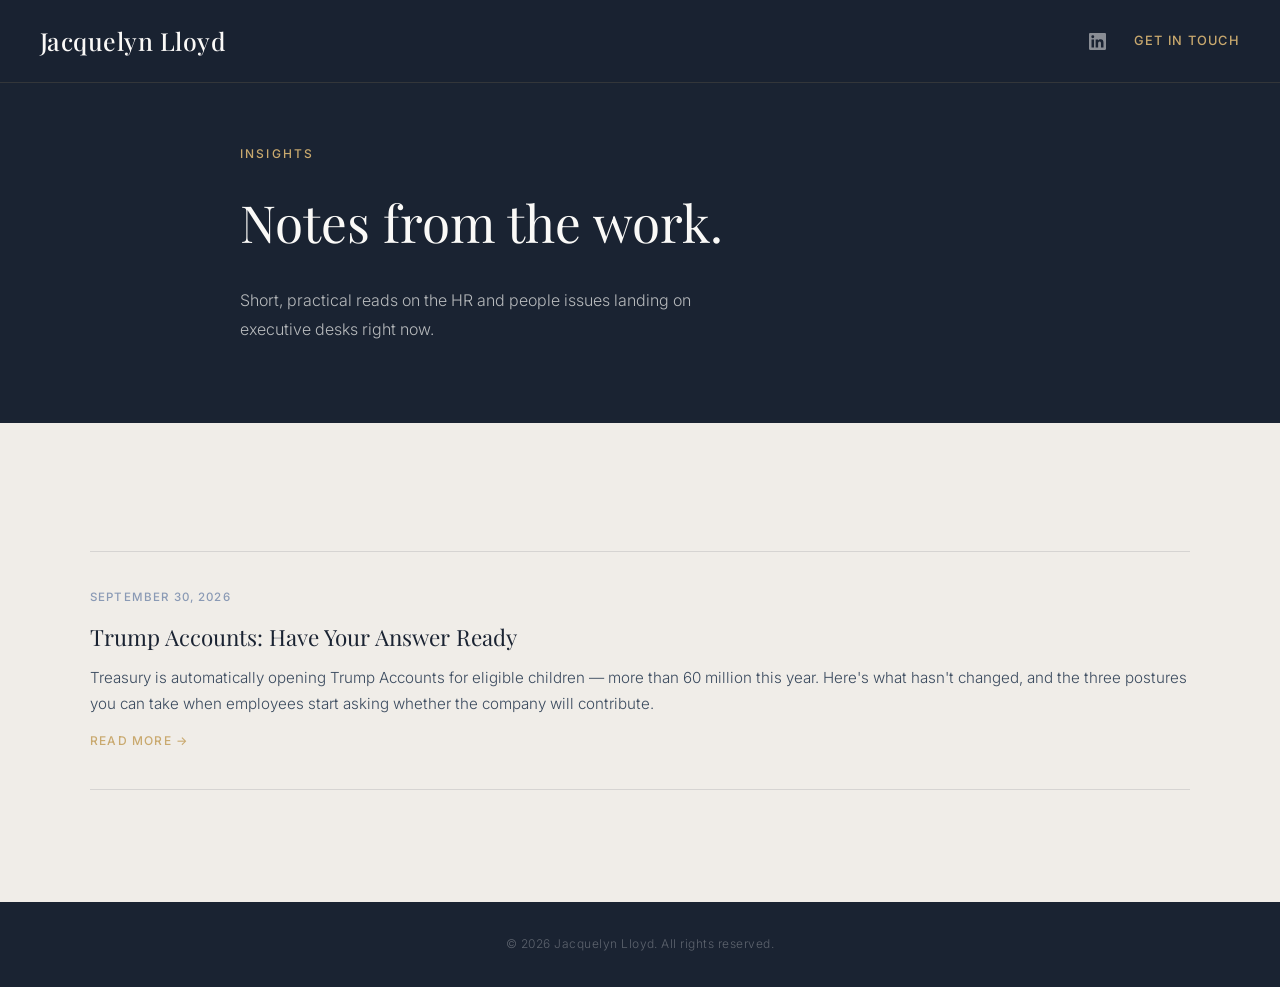
<file: articles/index.html>
<!DOCTYPE html>
<html lang="en">
<head>
  <meta charset="UTF-8" />
  <meta name="viewport" content="width=device-width, initial-scale=1.0" />
  <title>Insights — Jacquelyn Lloyd</title>
  <link rel="preconnect" href="https://fonts.googleapis.com" />
  <link rel="preconnect" href="https://fonts.gstatic.com" crossorigin />
  <link href="https://fonts.googleapis.com/css2?family=Playfair+Display:ital,wght@0,400;0,500;0,700;1,400;1,500&family=Inter:wght@300;400;500&display=swap" rel="stylesheet" />
  <link rel="stylesheet" href="../style.css" />
</head>
<body>

  <!-- NAV -->
  <nav>
    <a href="../index.html" class="nav-name">Jacquelyn Lloyd</a>
    <div class="nav-right">
      <a href="https://www.linkedin.com/in/jacquelynlloyd" target="_blank" rel="noopener" class="nav-linkedin" aria-label="LinkedIn">
        <svg width="17" height="17" viewBox="0 0 24 24" fill="currentColor" xmlns="http://www.w3.org/2000/svg">
          <path d="M20.45 20.45h-3.554v-5.569c0-1.328-.024-3.037-1.852-3.037-1.853 0-2.136 1.446-2.136 2.94v5.666H9.354V9h3.414v1.561h.048c.476-.9 1.637-1.85 3.37-1.85 3.602 0 4.267 2.37 4.267 5.455v6.284zM5.337 7.433a2.062 2.062 0 0 1-2.063-2.065 2.064 2.064 0 1 1 2.063 2.065zm1.782 13.017H3.555V9h3.564v11.45zM22.225 0H1.771C.792 0 0 .774 0 1.729v20.542C0 23.227.792 24 1.771 24h20.451C23.2 24 24 23.227 24 22.271V1.729C24 .774 23.2 0 22.222 0h.003z"/>
        </svg>
      </a>
      <a href="../index.html#contact" class="nav-cta">Get in Touch</a>
    </div>
  </nav>

  <!-- ARTICLES HERO -->
  <section id="articles-hero">
    <div class="section-inner fade-in">
      <p class="hero-eyebrow">Insights</p>
      <h1 class="hero-headline">Notes from the work.</h1>
      <p class="hero-sub">
        Short, practical reads on the HR and people issues landing on executive desks right now.
      </p>
    </div>
  </section>

  <!-- ARTICLES LIST -->
  <section id="services">
    <div class="section-inner wide fade-in">
      <div class="articles-list">
        <a href="trump-accounts-have-your-answer-ready.html" class="article-card">
          <p class="article-card-date">September 30, 2026</p>
          <p class="article-card-title">Trump Accounts: Have Your Answer Ready</p>
          <p class="article-card-excerpt">
            Treasury is automatically opening Trump Accounts for eligible children — more than 60
            million this year. Here's what hasn't changed, and the three postures you can take
            when employees start asking whether the company will contribute.
          </p>
          <span class="article-card-more">Read more →</span>
        </a>
      </div>
    </div>
  </section>

  <!-- FOOTER -->
  <footer>
    <p class="footer-copy">&copy; 2026 Jacquelyn Lloyd. All rights reserved.</p>
  </footer>

  <script>
    const observer = new IntersectionObserver((entries) => {
      entries.forEach(entry => {
        if (entry.isIntersecting) {
          entry.target.classList.add('visible');
          observer.unobserve(entry.target);
        }
      });
    }, { threshold: 0.12, rootMargin: '0px 0px -40px 0px' });

    document.querySelectorAll('.fade-in').forEach(el => observer.observe(el));
  </script>

</body>
</html>
</file>
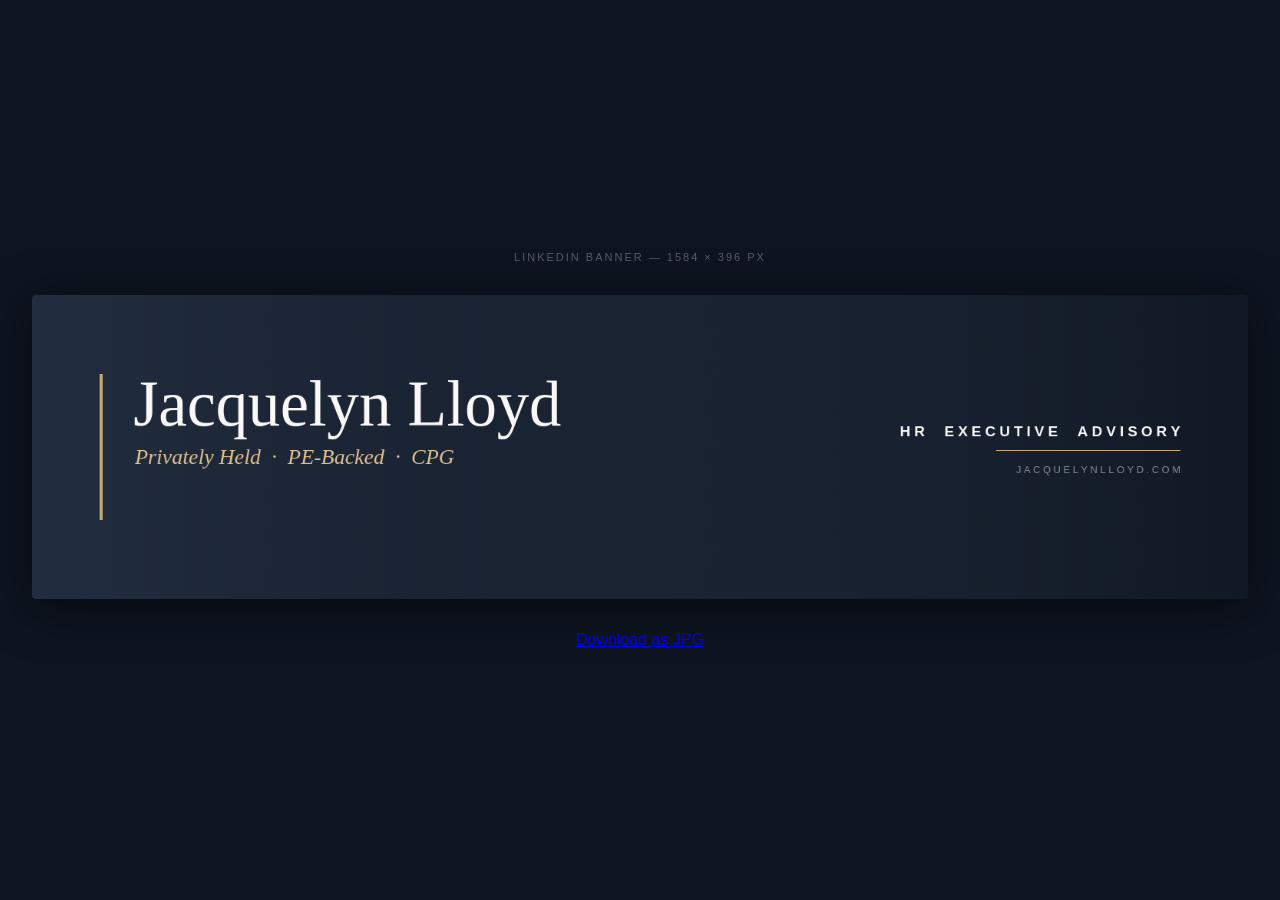
<file: linkedin-banner.html>
<!DOCTYPE html>
<html lang="en">
<head>
  <meta charset="UTF-8" />
  <meta name="viewport" content="width=device-width, initial-scale=1.0" />
  <title>LinkedIn Banner — Jacquelyn Lloyd</title>
  <style>
    *, *::before, *::after { box-sizing: border-box; margin: 0; padding: 0; }
    body {
      background: #0e1520;
      display: flex;
      flex-direction: column;
      align-items: center;
      justify-content: center;
      min-height: 100vh;
      padding: 3rem 2rem;
      font-family: Arial, sans-serif;
      gap: 2rem;
    }
    .label {
      color: rgba(255,255,255,0.3);
      font-size: 11px;
      letter-spacing: 2px;
      text-transform: uppercase;
    }
    .preview-wrap {
      width: 100%;
      max-width: 1584px;
    }
    canvas {
      width: 100%;
      height: auto;
      display: block;
      border-radius: 4px;
      box-shadow: 0 8px 48px rgba(0,0,0,0.6);
    }
    button {
      padding: 14px 40px;
      background: transparent;
      border: 1px solid #c9a96e;
      color: #c9a96e;
      font-family: Arial, sans-serif;
      font-size: 11px;
      font-weight: bold;
      letter-spacing: 2px;
      text-transform: uppercase;
      cursor: pointer;
    }
    button:hover {
      background: #c9a96e;
      color: #1a2332;
    }
  </style>
</head>
<body>

  <p class="label">LinkedIn Banner — 1584 × 396 px</p>

  <div class="preview-wrap">
    <canvas id="banner" width="1584" height="396"></canvas>
  </div>

  <a href="linkedin-banner.jpg" download="linkedin-banner.jpg" class="btn-download">Download as JPG</a>

  <script>
    var W = 1584;
    var H = 396;

    var canvas = document.getElementById("banner");
    var ctx = canvas.getContext("2d");

    function draw() {
      drawTo(ctx, W, H);
    }

    function drawTo(c, w, h) {
      // Background
      c.fillStyle = "#1a2332";
      c.fillRect(0, 0, w, h);

      // Subtle gradient overlay
      var grad = c.createLinearGradient(0, 0, w, 0);
      grad.addColorStop(0,   "rgba(46,61,84,0.4)");
      grad.addColorStop(0.5, "rgba(26,35,50,0)");
      grad.addColorStop(1,   "rgba(8,14,24,0.5)");
      c.fillStyle = grad;
      c.fillRect(0, 0, w, h);

      // ── GOLD VERTICAL BAR ──
      var barX = 88;
      var barH = 190;
      var barY = (h - barH) / 2;
      c.fillStyle = "#c9a96e";
      c.fillRect(barX, barY, 4, barH);

      // ── LEFT TEXT ──
      var textX = barX + 44;
      var midY  = h / 2;

      // "Jacquelyn Lloyd"
      c.fillStyle = "#faf9f7";
      c.font = "84px Georgia, serif";
      c.textBaseline = "alphabetic";
      c.textAlign = "left";
      c.fillText("Jacquelyn Lloyd", textX, 170);

      // "Privately Held · PE-Backed · CPG"
      c.fillStyle = "#dfc090";
      c.font = "italic 28px Georgia, serif";
      c.fillText("Privately Held  \u00B7  PE-Backed  \u00B7  CPG", textX + 2, 220);

      // ── RIGHT TEXT ──
      var rightEdge = w - 88;

      // "HR EXECUTIVE ADVISORY" — spaced
      c.fillStyle = "#faf9f7";
      c.font = "bold 19px Arial, sans-serif";
      drawSpaced(c, "HR  EXECUTIVE  ADVISORY", rightEdge, midY - 14, 5, "right");

      // Gold rule
      var ruleW = 240;
      c.fillStyle = "#c9a96e";
      c.fillRect(rightEdge - ruleW, midY + 4, ruleW, 1);

      // "JACQUELYNLLOYD.COM"
      c.fillStyle = "rgba(250,249,247,0.5)";
      c.font = "13px Arial, sans-serif";
      drawSpaced(c, "JACQUELYNLLOYD.COM", rightEdge, midY + 34, 3.5, "right");
    }

    function drawSpaced(ctx, text, x, y, spacing, align) {
      // Measure full width
      ctx.textAlign = "left";
      var total = 0;
      for (var i = 0; i < text.length; i++) {
        total += ctx.measureText(text[i]).width;
        if (i < text.length - 1) total += spacing;
      }
      var cx = (align === "right") ? x - total : x;
      for (var i = 0; i < text.length; i++) {
        ctx.fillText(text[i], cx, y);
        cx += ctx.measureText(text[i]).width + spacing;
      }
    }

    // Draw immediately — no external fonts to wait for
    draw();

    function download() {
      var offscreen = document.createElement("canvas");
      offscreen.width  = 1584;
      offscreen.height = 396;
      var octx = offscreen.getContext("2d");
      octx.fillStyle = "#1a2332";
      octx.fillRect(0, 0, 1584, 396);
      drawTo(octx, 1584, 396);

      var dataURL = offscreen.toDataURL("image/png");

      // Primary: anchor download
      try {
        var link = document.createElement("a");
        link.download = "linkedin-banner.png";
        link.href = dataURL;
        link.dispatchEvent(new MouseEvent("click", { bubbles: true, cancelable: true, view: window }));
      } catch(e) {}

      // Fallback: open in new tab so user can right-click > Save Image As
      setTimeout(function() {
        var w = window.open();
        if (w) {
          w.document.write('<img src="' + dataURL + '" style="max-width:100%"><p style="font-family:sans-serif;color:#666">Right-click the image and choose <strong>Save Image As</strong> &rarr; save as <strong>linkedin-banner.png</strong></p>');
          w.document.close();
        }
      }, 300);
    }
  </script>

</body>
</html>
</file>
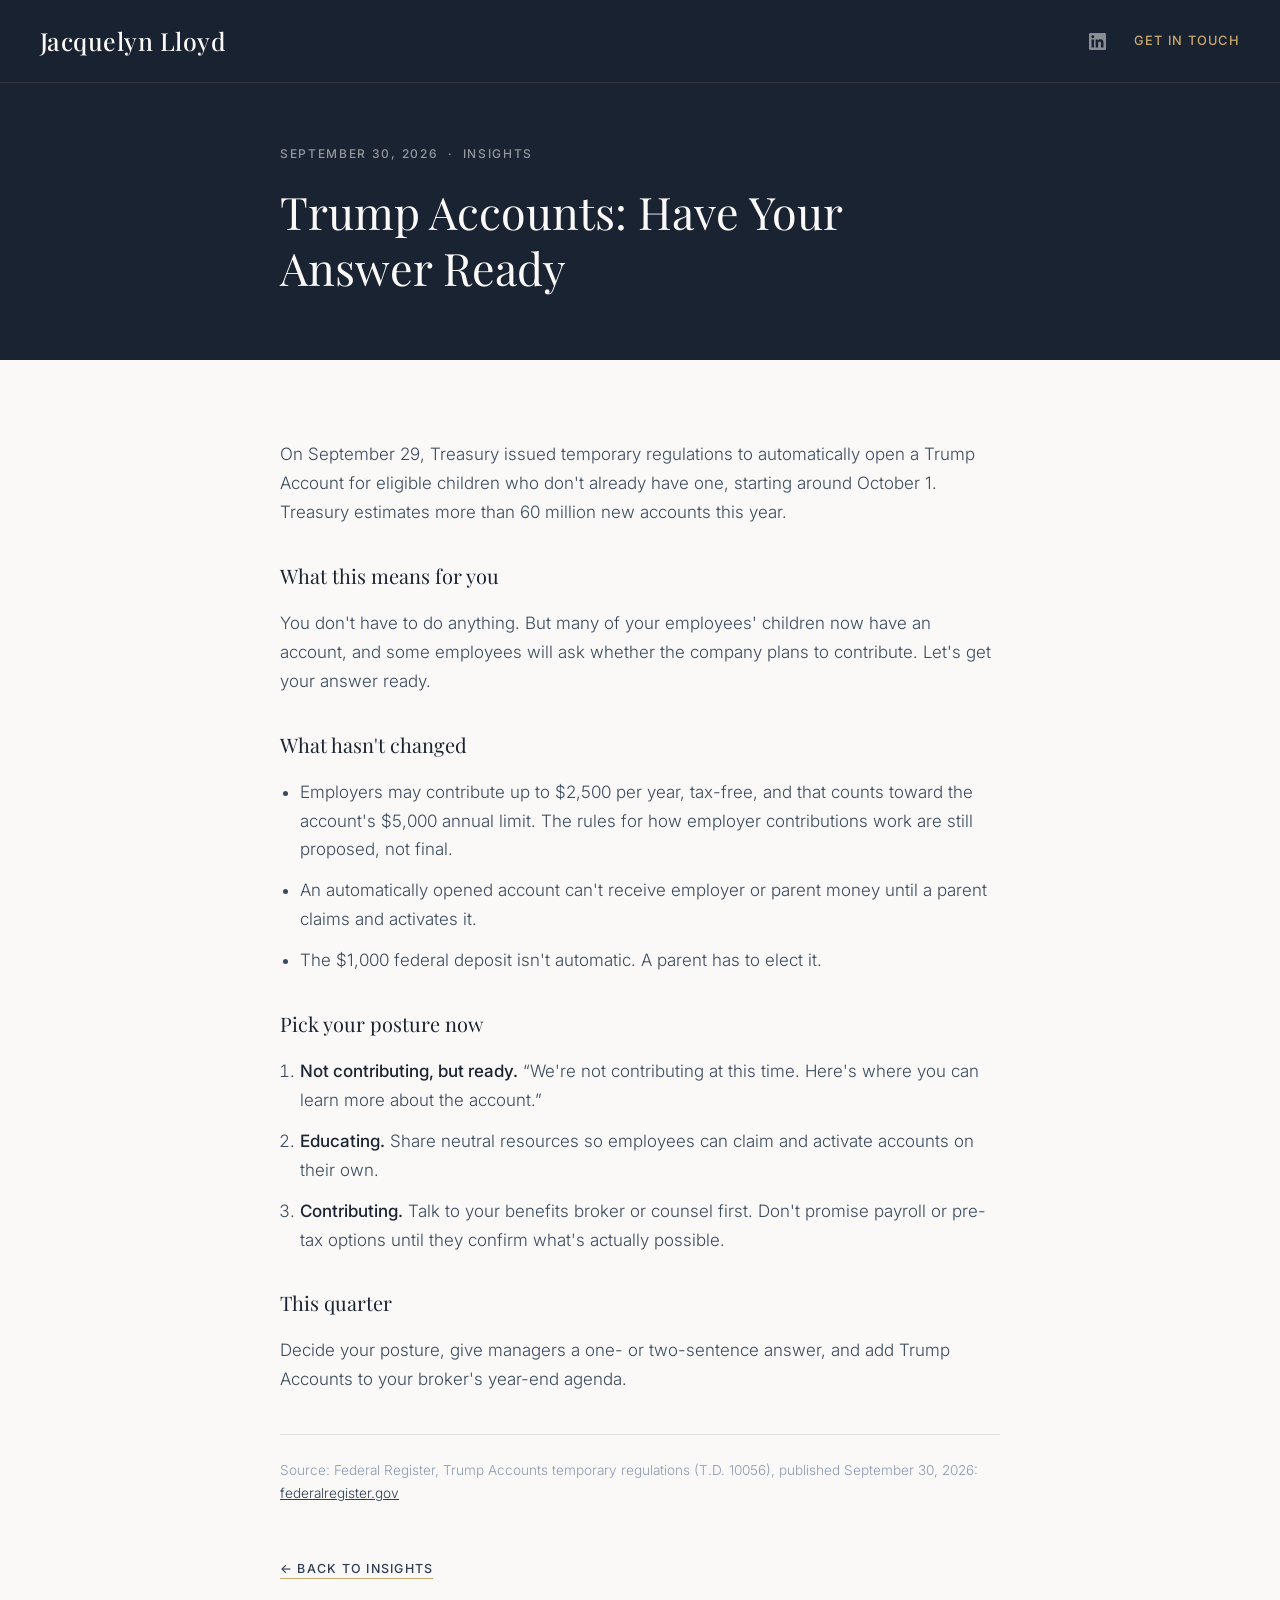
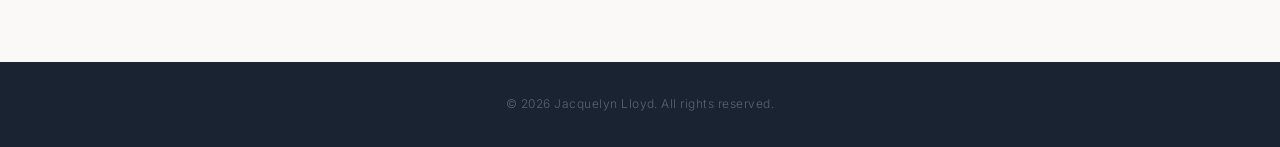
<file: articles/trump-accounts-have-your-answer-ready.html>
<!DOCTYPE html>
<html lang="en">
<head>
  <meta charset="UTF-8" />
  <meta name="viewport" content="width=device-width, initial-scale=1.0" />
  <title>Trump Accounts: Have Your Answer Ready — Jacquelyn Lloyd</title>
  <link rel="preconnect" href="https://fonts.googleapis.com" />
  <link rel="preconnect" href="https://fonts.gstatic.com" crossorigin />
  <link href="https://fonts.googleapis.com/css2?family=Playfair+Display:ital,wght@0,400;0,500;0,700;1,400;1,500&family=Inter:wght@300;400;500&display=swap" rel="stylesheet" />
  <link rel="stylesheet" href="../style.css" />
</head>
<body>

  <!-- NAV -->
  <nav>
    <a href="../index.html" class="nav-name">Jacquelyn Lloyd</a>
    <div class="nav-right">
      <a href="https://www.linkedin.com/in/jacquelynlloyd" target="_blank" rel="noopener" class="nav-linkedin" aria-label="LinkedIn">
        <svg width="17" height="17" viewBox="0 0 24 24" fill="currentColor" xmlns="http://www.w3.org/2000/svg">
          <path d="M20.45 20.45h-3.554v-5.569c0-1.328-.024-3.037-1.852-3.037-1.853 0-2.136 1.446-2.136 2.94v5.666H9.354V9h3.414v1.561h.048c.476-.9 1.637-1.85 3.37-1.85 3.602 0 4.267 2.37 4.267 5.455v6.284zM5.337 7.433a2.062 2.062 0 0 1-2.063-2.065 2.064 2.064 0 1 1 2.063 2.065zm1.782 13.017H3.555V9h3.564v11.45zM22.225 0H1.771C.792 0 0 .774 0 1.729v20.542C0 23.227.792 24 1.771 24h20.451C23.2 24 24 23.227 24 22.271V1.729C24 .774 23.2 0 22.222 0h.003z"/>
        </svg>
      </a>
      <a href="../index.html#contact" class="nav-cta">Get in Touch</a>
    </div>
  </nav>

  <!-- ARTICLE HEADER -->
  <section id="article-header">
    <div class="section-inner fade-in">
      <p class="article-date">September 30, 2026 &nbsp;·&nbsp; Insights</p>
      <h1 class="article-title">Trump Accounts: Have Your Answer Ready</h1>
    </div>
  </section>

  <!-- ARTICLE BODY -->
  <section id="article-body">
    <div class="section-inner fade-in">
      <p>
        On September 29, Treasury issued temporary regulations to automatically open a Trump
        Account for eligible children who don't already have one, starting around October 1.
        Treasury estimates more than 60 million new accounts this year.
      </p>

      <h3>What this means for you</h3>
      <p>
        You don't have to do anything. But many of your employees' children now have an account,
        and some employees will ask whether the company plans to contribute. Let's get your
        answer ready.
      </p>

      <h3>What hasn't changed</h3>
      <ul>
        <li>Employers may contribute up to $2,500 per year, tax-free, and that counts toward the account's $5,000 annual limit. The rules for how employer contributions work are still proposed, not final.</li>
        <li>An automatically opened account can't receive employer or parent money until a parent claims and activates it.</li>
        <li>The $1,000 federal deposit isn't automatic. A parent has to elect it.</li>
      </ul>

      <h3>Pick your posture now</h3>
      <ol>
        <li><strong>Not contributing, but ready.</strong> &ldquo;We're not contributing at this time. Here's where you can learn more about the account.&rdquo;</li>
        <li><strong>Educating.</strong> Share neutral resources so employees can claim and activate accounts on their own.</li>
        <li><strong>Contributing.</strong> Talk to your benefits broker or counsel first. Don't promise payroll or pre-tax options until they confirm what's actually possible.</li>
      </ol>

      <h3>This quarter</h3>
      <p>
        Decide your posture, give managers a one- or two-sentence answer, and add Trump Accounts
        to your broker's year-end agenda.
      </p>

      <p class="article-source">
        Source: Federal Register, Trump Accounts temporary regulations (T.D. 10056), published
        September 30, 2026:
        <a href="https://www.federalregister.gov/documents/2026/09/30/2026-20026/trump-accounts" target="_blank" rel="noopener">federalregister.gov</a>
      </p>
    </div>
  </section>

  <div class="article-back fade-in">
    <div class="section-inner">
      <a href="index.html">&larr; Back to Insights</a>
    </div>
  </div>

  <!-- FOOTER -->
  <footer>
    <p class="footer-copy">&copy; 2026 Jacquelyn Lloyd. All rights reserved.</p>
  </footer>

  <script>
    const observer = new IntersectionObserver((entries) => {
      entries.forEach(entry => {
        if (entry.isIntersecting) {
          entry.target.classList.add('visible');
          observer.unobserve(entry.target);
        }
      });
    }, { threshold: 0.12, rootMargin: '0px 0px -40px 0px' });

    document.querySelectorAll('.fade-in').forEach(el => observer.observe(el));
  </script>

</body>
</html>
</file>
<file: style.css>
*, *::before, *::after { box-sizing: border-box; margin: 0; padding: 0; }

:root {
  --navy:   #1a2332;
  --navy-mid: #243045;
  --navy-light: #2e3d54;
  --gold:   #c9a96e;
  --gold-light: #dfc090;
  --white:  #faf9f7;
  --off-white: #f0ede8;
  --text-muted: #8a9ab5;
  --serif: 'Playfair Display', Georgia, serif;
  --sans:  'Inter', system-ui, sans-serif;
}

html { scroll-behavior: smooth; }

body {
  font-family: var(--sans);
  background: var(--white);
  color: var(--navy);
  font-size: 17px;
  line-height: 1.7;
  -webkit-font-smoothing: antialiased;
}

/* ── NAV ── */
nav {
  position: fixed;
  top: 0; left: 0; right: 0;
  z-index: 100;
  padding: 1.25rem 2.5rem;
  display: flex;
  justify-content: space-between;
  align-items: center;
  background: rgba(26, 35, 50, 0.97);
  backdrop-filter: blur(8px);
  border-bottom: 1px solid rgba(201, 169, 110, 0.15);
}

.nav-name {
  font-family: var(--serif);
  font-size: 1.55rem;
  font-weight: 500;
  color: var(--white);
  letter-spacing: 0.02em;
  text-decoration: none;
}

.nav-cta {
  font-family: var(--sans);
  font-size: 0.8rem;
  font-weight: 500;
  letter-spacing: 0.1em;
  text-transform: uppercase;
  color: var(--gold);
  text-decoration: none;
  border-bottom: 1px solid transparent;
  transition: border-color 0.2s;
}

.nav-cta:hover { border-color: var(--gold); }

.nav-link {
  font-family: var(--sans);
  font-size: 0.8rem;
  font-weight: 500;
  letter-spacing: 0.1em;
  text-transform: uppercase;
  color: rgba(250, 249, 247, 0.7);
  text-decoration: none;
  border-bottom: 1px solid transparent;
  transition: color 0.2s, border-color 0.2s;
}

.nav-link:hover { color: var(--gold); border-color: var(--gold); }

.nav-linkedin {
  display: flex;
  align-items: center;
  color: rgba(250, 249, 247, 0.5);
  text-decoration: none;
  transition: color 0.2s;
}

.nav-linkedin:hover { color: var(--gold); }

.nav-right {
  display: flex;
  align-items: center;
  gap: 1.75rem;
}

/* ── HERO ── */
#hero {
  background: var(--navy);
  min-height: 100vh;
  display: flex;
  align-items: center;
  padding: 8rem 2.5rem 6rem;
}

.hero-inner {
  max-width: 1100px;
  margin: 0 auto;
  width: 100%;
  display: grid;
  grid-template-columns: 1fr 260px;
  gap: 5rem;
  align-items: center;
}

.hero-text {}

.hero-eyebrow {
  font-family: var(--sans);
  font-size: 0.75rem;
  font-weight: 500;
  letter-spacing: 0.18em;
  text-transform: uppercase;
  color: var(--gold);
  margin-bottom: 1.75rem;
}

.hero-headline {
  font-family: var(--serif);
  font-size: clamp(2.2rem, 4vw, 3.4rem);
  font-weight: 400;
  line-height: 1.2;
  color: var(--white);
  margin-bottom: 2rem;
}

.hero-headline em {
  font-style: italic;
  color: var(--gold-light);
}

.hero-sub {
  font-size: 1rem;
  font-weight: 300;
  line-height: 1.8;
  color: rgba(250, 249, 247, 0.7);
  max-width: 520px;
  margin-bottom: 2.75rem;
}

.hero-action {
  display: inline-block;
  font-size: 0.8rem;
  font-weight: 500;
  letter-spacing: 0.12em;
  text-transform: uppercase;
  color: var(--gold);
  text-decoration: none;
  border-bottom: 1px solid var(--gold);
  padding-bottom: 2px;
  transition: opacity 0.2s;
}

.hero-action:hover { opacity: 0.75; }

.hero-photo {
  position: relative;
  padding: 1.5rem;
  background: rgba(255,255,255,0.04);
  border: 1px solid rgba(201, 169, 110, 0.18);
  border-radius: 3px;
}

.hero-photo img {
  width: 100%;
  height: 300px;
  object-fit: cover;
  object-position: center 12%;
  border-radius: 2px;
  display: block;
  filter: grayscale(8%) contrast(1.04);
}


/* ── SECTIONS ── */
section { padding: 7rem 2.5rem; }

.section-inner {
  max-width: 800px;
  margin: 0 auto;
}

.section-inner.wide {
  max-width: 1100px;
}

.section-label {
  font-family: var(--sans);
  font-size: 0.7rem;
  font-weight: 500;
  letter-spacing: 0.18em;
  text-transform: uppercase;
  color: var(--gold);
  margin-bottom: 1.5rem;
}

h2 {
  font-family: var(--serif);
  font-size: clamp(1.75rem, 3vw, 2.5rem);
  font-weight: 400;
  line-height: 1.25;
  margin-bottom: 1.75rem;
  color: var(--navy);
}

h2 em {
  font-style: italic;
}

p {
  font-weight: 300;
  color: #3a4a5e;
  margin-bottom: 1.25rem;
}

p:last-child { margin-bottom: 0; }

/* ── WHO I WORK WITH ── */
#who { background: var(--off-white); }

.who-grid {
  display: grid;
  grid-template-columns: 1fr 1fr 1fr;
  gap: 1px;
  background: rgba(26, 35, 50, 0.1);
  border: 1px solid rgba(26, 35, 50, 0.1);
  margin-top: 3rem;
}

.who-item {
  background: var(--off-white);
  padding: 2.25rem 2.5rem;
}

.who-item-label {
  font-size: 0.7rem;
  font-weight: 500;
  letter-spacing: 0.15em;
  text-transform: uppercase;
  color: var(--text-muted);
  margin-bottom: 0.6rem;
}

.who-item-value {
  font-family: var(--serif);
  font-size: 1.2rem;
  font-weight: 400;
  color: var(--navy);
  line-height: 1.4;
}

/* ── HOW I WORK ── */
#how { background: var(--white); }

/* ── WHAT I BRING ── */
#what { background: var(--navy); }

#what h2, #what p { color: var(--white); }
#what h2 em { color: var(--gold-light); }
#what p { color: rgba(250, 249, 247, 0.72); }
#what .section-label { color: var(--gold); }

/* ── SERVICES ── */
#services { background: var(--off-white); }

.services-list {
  margin-top: 3rem;
  display: flex;
  flex-direction: column;
  gap: 0;
  border-top: 1px solid rgba(26, 35, 50, 0.12);
}

.service-item {
  padding: 2rem 0;
  border-bottom: 1px solid rgba(26, 35, 50, 0.12);
  display: grid;
  grid-template-columns: 260px 1fr;
  gap: 3rem;
  align-items: baseline;
}

.service-name {
  font-family: var(--serif);
  font-size: 1.15rem;
  font-weight: 400;
  color: var(--navy);
}

.service-desc {
  font-size: 0.95rem;
  font-weight: 300;
  color: #3a4a5e;
  line-height: 1.7;
  margin: 0;
}

/* ── CREDENTIALS ── */
#credentials {
  background: var(--navy-mid);
  padding: 3.5rem 2.5rem;
}

.creds-inner {
  max-width: 1100px;
  margin: 0 auto;
  display: flex;
  flex-wrap: wrap;
  gap: 0;
  justify-content: center;
}

.cred-item {
  font-size: 0.78rem;
  font-weight: 400;
  color: rgba(250, 249, 247, 0.6);
  letter-spacing: 0.04em;
  padding: 0.35rem 2rem;
  position: relative;
}

.cred-item + .cred-item::before {
  content: '·';
  position: absolute;
  left: -0.1rem;
  top: 50%;
  transform: translateY(-50%);
  color: var(--gold);
  opacity: 0.5;
}

/* ── QUOTE ── */
#quote {
  background: var(--white);
  padding: 8rem 2.5rem;
}

blockquote {
  max-width: 700px;
  margin: 0 auto;
  text-align: center;
}

blockquote p {
  font-family: var(--serif);
  font-size: clamp(1.5rem, 2.5vw, 2.1rem);
  font-weight: 400;
  font-style: italic;
  color: var(--navy);
  line-height: 1.45;
  margin-bottom: 2rem;
}

.quote-attribution {
  font-size: 0.75rem;
  font-weight: 500;
  letter-spacing: 0.14em;
  text-transform: uppercase;
  color: var(--gold);
}

.quote-mark {
  font-family: var(--serif);
  font-size: 5rem;
  line-height: 0.6;
  color: rgba(201, 169, 110, 0.2);
  display: block;
  text-align: center;
  margin-bottom: 1.5rem;
  user-select: none;
}

/* ── TEMPLATE STORE ── */
#templates {
  background: var(--navy);
  padding: 6rem 2.5rem;
  text-align: center;
}

#templates .section-label {
  margin-bottom: 1.5rem;
  display: block;
}

#templates h2 {
  color: var(--white);
  max-width: 580px;
  margin: 0 auto 1.5rem;
}

#templates p {
  color: rgba(250, 249, 247, 0.65);
  max-width: 520px;
  margin: 0 auto 2.75rem;
  font-size: 0.97rem;
}

.btn {
  display: inline-block;
  padding: 0.9rem 2.25rem;
  border: 1px solid var(--gold);
  color: var(--gold);
  font-family: var(--sans);
  font-size: 0.78rem;
  font-weight: 500;
  letter-spacing: 0.14em;
  text-transform: uppercase;
  text-decoration: none;
  transition: background 0.2s, color 0.2s;
}

.btn:hover {
  background: var(--gold);
  color: var(--navy);
}

/* ── CONTACT ── */
#contact {
  background: var(--off-white);
  padding: 7rem 2.5rem;
}

.contact-grid {
  max-width: 1100px;
  margin: 0 auto;
  display: grid;
  grid-template-columns: 1fr 1fr;
  gap: 6rem;
  align-items: start;
}

.contact-left {}

.contact-left p {
  font-size: 0.97rem;
  line-height: 1.8;
  margin-top: 1.5rem;
}

form {
  display: flex;
  flex-direction: column;
  gap: 1.25rem;
}

.field-group {
  display: grid;
  grid-template-columns: 1fr 1fr;
  gap: 1.25rem;
}

label {
  display: block;
  font-size: 0.7rem;
  font-weight: 500;
  letter-spacing: 0.12em;
  text-transform: uppercase;
  color: var(--text-muted);
  margin-bottom: 0.5rem;
}

input, textarea {
  width: 100%;
  padding: 0.85rem 1rem;
  background: var(--white);
  border: 1px solid rgba(26, 35, 50, 0.15);
  border-radius: 2px;
  font-family: var(--sans);
  font-size: 0.95rem;
  font-weight: 300;
  color: var(--navy);
  outline: none;
  transition: border-color 0.2s;
  -webkit-appearance: none;
}

input::placeholder, textarea::placeholder {
  color: rgba(26, 35, 50, 0.3);
}

input:focus, textarea:focus {
  border-color: var(--gold);
}

textarea {
  resize: vertical;
  min-height: 130px;
  line-height: 1.6;
}

.form-submit {
  margin-top: 0.5rem;
}

.btn-dark {
  display: inline-block;
  padding: 0.95rem 2.5rem;
  background: var(--navy);
  color: var(--white);
  font-family: var(--sans);
  font-size: 0.78rem;
  font-weight: 500;
  letter-spacing: 0.14em;
  text-transform: uppercase;
  border: none;
  cursor: pointer;
  transition: background 0.2s;
  border-radius: 2px;
}

.btn-dark:hover { background: var(--navy-light); }

.form-note {
  font-size: 0.78rem;
  color: var(--text-muted);
  margin-top: 0.75rem;
  margin-bottom: 0;
}

/* ── FOOTER ── */
footer {
  background: var(--navy);
  padding: 2rem 2.5rem;
  text-align: center;
}

.footer-copy {
  font-size: 0.75rem;
  color: rgba(250, 249, 247, 0.3);
  letter-spacing: 0.04em;
}

/* ── DIVIDER ── */
.gold-rule {
  width: 40px;
  height: 1px;
  background: var(--gold);
  margin: 2rem 0;
}

/* ── RESPONSIVE ── */
@media (max-width: 900px) {
  .hero-inner {
    grid-template-columns: 1fr;
    gap: 3.5rem;
  }

  .hero-photo {
    max-width: 260px;
  }

  .service-item {
    grid-template-columns: 1fr;
    gap: 0.6rem;
  }

  .who-grid {
    grid-template-columns: 1fr 1fr;
  }

  .contact-grid {
    grid-template-columns: 1fr;
    gap: 3.5rem;
  }

  .field-group {
    grid-template-columns: 1fr;
  }

  .creds-inner {
    flex-direction: column;
    align-items: center;
    text-align: center;
    gap: 0.5rem;
  }

  .cred-item + .cred-item::before { display: none; }
}

@media (max-width: 600px) {
  nav { padding: 1.1rem 1.5rem; }
  section { padding: 5rem 1.5rem; }
  #hero { padding: 7rem 1.5rem 5rem; }
  #credentials { padding: 3rem 1.5rem; }
  #quote { padding: 6rem 1.5rem; }
  #templates { padding: 5rem 1.5rem; }
  #contact { padding: 5rem 1.5rem; }
  footer { padding: 2rem 1.5rem; }
}

/* ── SCROLL FADE IN ── */
.fade-in {
  opacity: 0;
  transform: translateY(22px);
  transition: opacity 0.7s ease, transform 0.7s ease;
}

.fade-in.visible {
  opacity: 1;
  transform: none;
}

/* ── ARTICLES / INSIGHTS ── */
#articles-hero {
  background: var(--navy);
  padding: 9rem 2.5rem 5rem;
}

#articles-hero .section-inner {
  max-width: 800px;
}

.articles-list {
  margin-top: 1rem;
  display: flex;
  flex-direction: column;
  gap: 0;
  border-top: 1px solid rgba(26, 35, 50, 0.12);
}

.article-card {
  display: block;
  padding: 2.25rem 0;
  border-bottom: 1px solid rgba(26, 35, 50, 0.12);
  text-decoration: none;
  color: inherit;
}

.article-card-date {
  font-size: 0.72rem;
  font-weight: 500;
  letter-spacing: 0.1em;
  text-transform: uppercase;
  color: var(--text-muted);
  margin-bottom: 0.6rem;
}

.article-card-title {
  font-family: var(--serif);
  font-size: 1.4rem;
  font-weight: 400;
  color: var(--navy);
  margin-bottom: 0.6rem;
  transition: color 0.2s;
}

.article-card:hover .article-card-title { color: var(--navy-light); }

.article-card-excerpt {
  font-size: 0.95rem;
  font-weight: 300;
  color: #3a4a5e;
  line-height: 1.7;
  margin: 0;
}

.article-card-more {
  display: inline-block;
  margin-top: 0.85rem;
  font-size: 0.75rem;
  font-weight: 500;
  letter-spacing: 0.1em;
  text-transform: uppercase;
  color: var(--gold);
}

#article-header {
  background: var(--navy);
  padding: 9rem 2.5rem 4rem;
}

#article-header .section-inner {
  max-width: 720px;
}

.article-date {
  font-size: 0.75rem;
  font-weight: 500;
  letter-spacing: 0.14em;
  text-transform: uppercase;
  color: rgba(250, 249, 247, 0.55);
  margin-bottom: 1.25rem;
}

.article-title {
  font-family: var(--serif);
  font-size: clamp(1.9rem, 3.5vw, 2.9rem);
  font-weight: 400;
  line-height: 1.25;
  color: var(--white);
}

#article-body {
  padding: 5rem 2.5rem 2rem;
}

#article-body .section-inner {
  max-width: 720px;
}

#article-body h3 {
  font-family: var(--serif);
  font-size: 1.25rem;
  font-weight: 400;
  color: var(--navy);
  margin: 2rem 0 1rem;
}

#article-body ul,
#article-body ol {
  margin: 0 0 1.25rem 1.25rem;
  color: #3a4a5e;
  font-weight: 300;
}

#article-body li {
  margin-bottom: 0.75rem;
  line-height: 1.7;
}

#article-body li:last-child { margin-bottom: 0; }

#article-body strong {
  font-weight: 500;
  color: var(--navy);
}

.article-source {
  margin-top: 2.5rem;
  padding-top: 1.5rem;
  border-top: 1px solid rgba(26, 35, 50, 0.12);
  font-size: 0.85rem;
  color: var(--text-muted);
}

.article-source a {
  color: var(--navy-light);
  text-decoration: underline;
}

.article-back {
  padding: 1rem 2.5rem 5rem;
}

.article-back .section-inner {
  max-width: 720px;
}

.article-back a {
  font-size: 0.78rem;
  font-weight: 500;
  letter-spacing: 0.1em;
  text-transform: uppercase;
  color: var(--navy-light);
  text-decoration: none;
  border-bottom: 1px solid var(--gold);
  padding-bottom: 2px;
}
</file>
